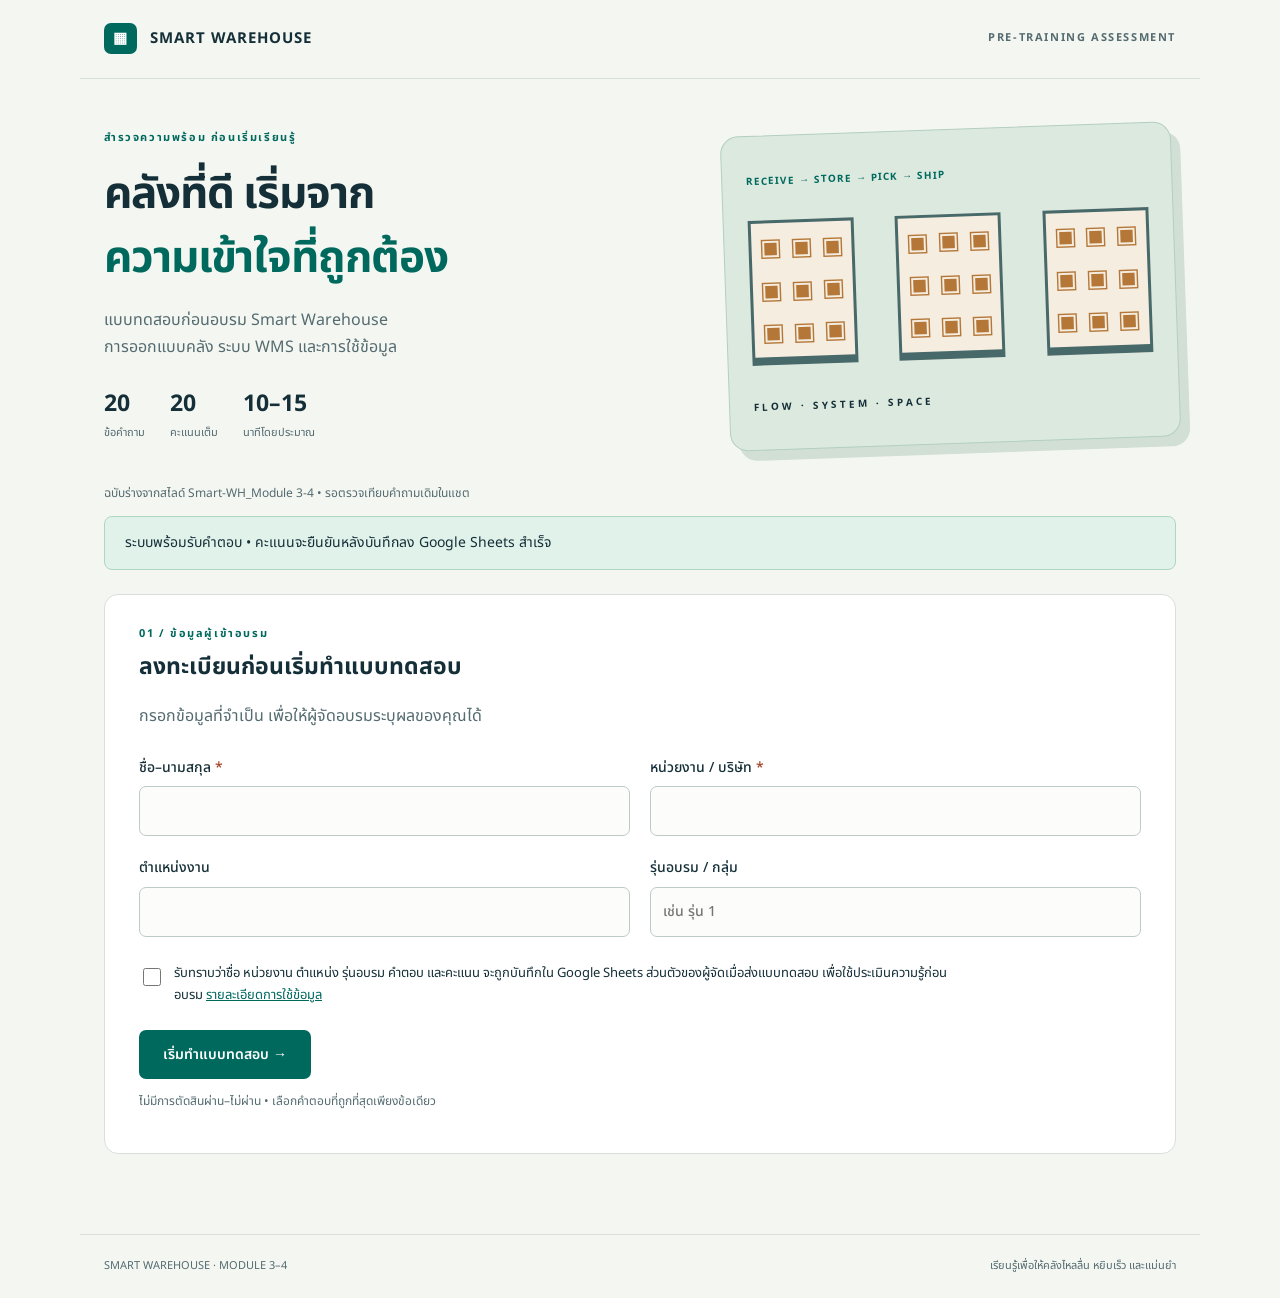
<file: index.html>
<!doctype html>
<html lang="th">
<head><meta charset="utf-8"><meta name="viewport" content="width=device-width,initial-scale=1"><meta name="description" content="แบบทดสอบก่อนอบรม Smart Warehouse จำนวน 20 ข้อ"><title>Smart Warehouse · แบบทดสอบก่อนอบรม</title><link rel="stylesheet" href="styles.css"><script defer src="config.js?v=20261025-live1"></script><script defer src="questions.js?v=wording-20261025-2"></script><script defer src="app.js"></script></head>
<body><header><a class="brand" href="./"><span class="mark" aria-hidden="true">▦</span> SMART WAREHOUSE</a><span class="tag">PRE-TRAINING ASSESSMENT</span></header>
<main><section class="intro"><div><p class="eyebrow">สำรวจความพร้อม ก่อนเริ่มเรียนรู้</p><h1>คลังที่ดี เริ่มจาก<br><em>ความเข้าใจที่ถูกต้อง</em></h1><p class="lead">แบบทดสอบก่อนอบรม Smart Warehouse<br>การออกแบบคลัง ระบบ WMS และการใช้ข้อมูล</p><div class="metrics"><span><b>20</b> ข้อคำถาม</span><span><b>20</b> คะแนนเต็ม</span><span><b>10–15</b> นาทีโดยประมาณ</span></div></div><div class="warehouse" aria-hidden="true"><span class="route">RECEIVE → STORE → PICK → SHIP</span><div class="racks"><i>▣ ▣ ▣<br>▣ ▣ ▣<br>▣ ▣ ▣</i><i>▣ ▣ ▣<br>▣ ▣ ▣<br>▣ ▣ ▣</i><i>▣ ▣ ▣<br>▣ ▣ ▣<br>▣ ▣ ▣</i></div><span class="graphic-label">FLOW · SYSTEM · SPACE</span></div></section>
<p id="source-note" class="source"></p><div id="service-status" class="notice" role="status"></div>
<section id="registration" class="card"><p class="eyebrow">01 / ข้อมูลผู้เข้าอบรม</p><h2>ลงทะเบียนก่อนเริ่มทำแบบทดสอบ</h2><p>กรอกข้อมูลที่จำเป็น เพื่อให้ผู้จัดอบรมระบุผลของคุณได้</p><form id="register-form"><div class="fields"><label>ชื่อ–นามสกุล <span>*</span><input name="fullName" autocomplete="name" maxlength="120" required></label><label>หน่วยงาน / บริษัท <span>*</span><input name="organization" autocomplete="organization" maxlength="160" required></label><label>ตำแหน่งงาน<input name="role" autocomplete="organization-title" maxlength="120"></label><label>รุ่นอบรม / กลุ่ม<input name="cohort" maxlength="80" placeholder="เช่น รุ่น 1"></label></div><label class="consent"><input type="checkbox" name="consent" required><span>รับทราบว่าชื่อ หน่วยงาน ตำแหน่ง รุ่นอบรม คำตอบ และคะแนน จะถูกบันทึกใน Google Sheets ส่วนตัวของผู้จัดเมื่อส่งแบบทดสอบ เพื่อใช้ประเมินความรู้ก่อนอบรม <a href="privacy.html">รายละเอียดการใช้ข้อมูล</a></span></label><button class="primary" id="start-button" type="submit">เริ่มทำแบบทดสอบ <span aria-hidden="true">→</span></button><p class="fine">ไม่มีการตัดสินผ่าน–ไม่ผ่าน • เลือกคำตอบที่ถูกที่สุดเพียงข้อเดียว</p></form></section>
<section id="assessment" hidden><div class="progress-panel"><div><p class="eyebrow">02 / แบบทดสอบก่อนอบรม</p><h2>ตอบตามความเข้าใจของคุณ</h2></div><div><b id="progress-text" aria-live="polite">0 / 20 ข้อ</b><progress id="progress" max="20" value="0">0</progress></div></div><form id="quiz-form"><div id="questions"></div><div class="card submit-panel"><p id="validation" role="alert"></p><p>คำตอบจะส่งไปยัง Google Apps Script เพื่อตรวจคะแนนและบันทึกในชีต หลังบันทึกสำเร็จ คุณจะเห็นคะแนนและเลขอ้างอิงจากระบบ</p><button type="button" id="edit-registration" class="secondary">แก้ไขข้อมูลผู้เข้าอบรม</button><button type="submit" class="primary" id="submit-button">ส่งคำตอบและดูคะแนน →</button></div></form></section>
<form id="transport" method="POST" hidden><input type="hidden" name="payload" id="payload"></form><noscript><p class="notice">กรุณาเปิด JavaScript เพื่อทำแบบทดสอบ</p></noscript></main><footer>SMART WAREHOUSE · MODULE 3–4 <span>เรียนรู้เพื่อให้คลังไหลลื่น หยิบเร็ว และแม่นยำ</span></footer></body></html>
</file>
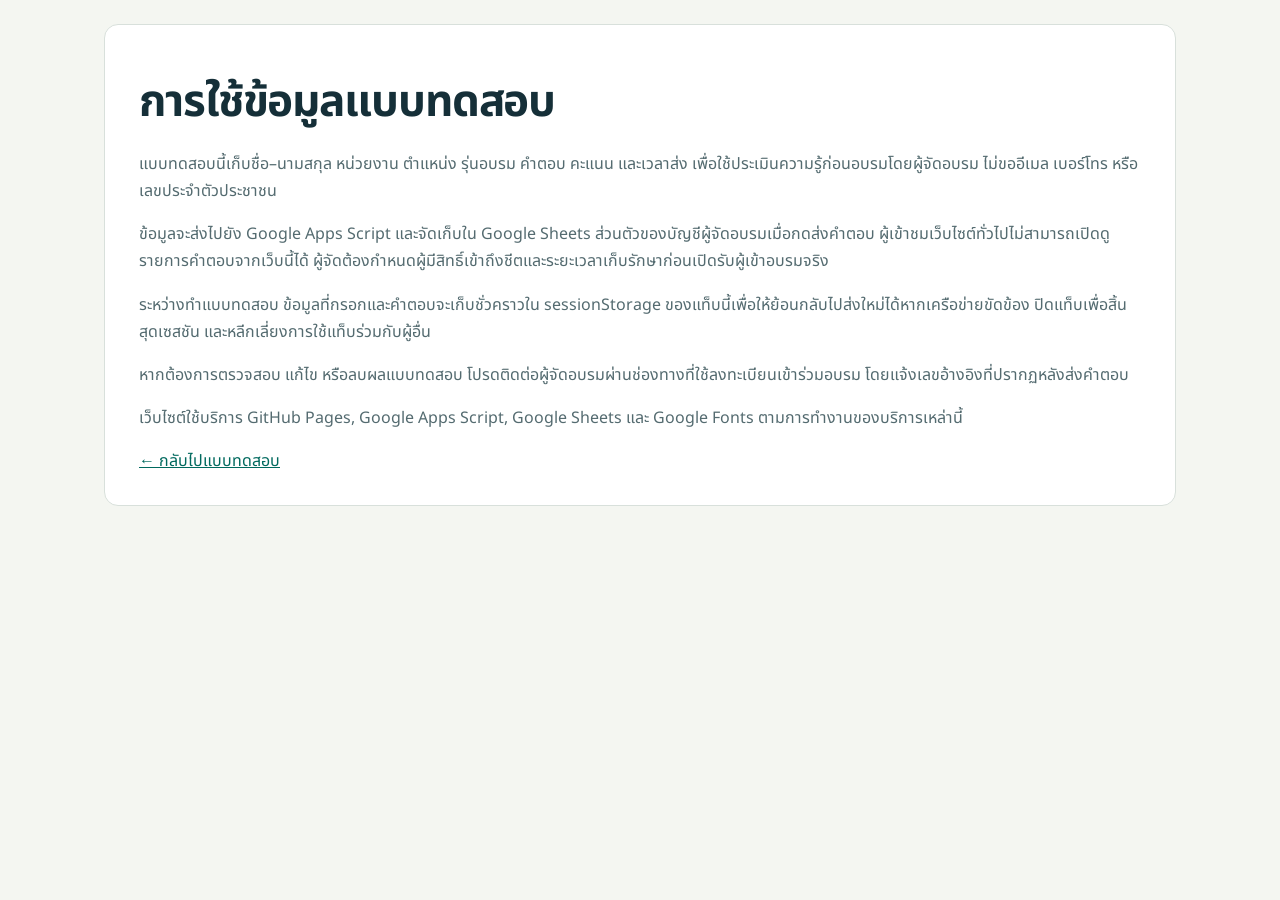
<file: privacy.html>
<!doctype html><html lang="th"><meta charset="utf-8"><meta name="viewport" content="width=device-width,initial-scale=1"><title>การใช้ข้อมูล · Smart Warehouse</title><link rel="stylesheet" href="styles.css"><main><section class="card"><h1>การใช้ข้อมูลแบบทดสอบ</h1><p>แบบทดสอบนี้เก็บชื่อ–นามสกุล หน่วยงาน ตำแหน่ง รุ่นอบรม คำตอบ คะแนน และเวลาส่ง เพื่อใช้ประเมินความรู้ก่อนอบรมโดยผู้จัดอบรม ไม่ขออีเมล เบอร์โทร หรือเลขประจำตัวประชาชน</p><p>ข้อมูลจะส่งไปยัง Google Apps Script และจัดเก็บใน Google Sheets ส่วนตัวของบัญชีผู้จัดอบรมเมื่อกดส่งคำตอบ ผู้เข้าชมเว็บไซต์ทั่วไปไม่สามารถเปิดดูรายการคำตอบจากเว็บนี้ได้ ผู้จัดต้องกำหนดผู้มีสิทธิ์เข้าถึงชีตและระยะเวลาเก็บรักษาก่อนเปิดรับผู้เข้าอบรมจริง</p><p>ระหว่างทำแบบทดสอบ ข้อมูลที่กรอกและคำตอบจะเก็บชั่วคราวใน sessionStorage ของแท็บนี้เพื่อให้ย้อนกลับไปส่งใหม่ได้หากเครือข่ายขัดข้อง ปิดแท็บเพื่อสิ้นสุดเซสชัน และหลีกเลี่ยงการใช้แท็บร่วมกับผู้อื่น</p><p>หากต้องการตรวจสอบ แก้ไข หรือลบผลแบบทดสอบ โปรดติดต่อผู้จัดอบรมผ่านช่องทางที่ใช้ลงทะเบียนเข้าร่วมอบรม โดยแจ้งเลขอ้างอิงที่ปรากฏหลังส่งคำตอบ</p><p>เว็บไซต์ใช้บริการ GitHub Pages, Google Apps Script, Google Sheets และ Google Fonts ตามการทำงานของบริการเหล่านี้</p><a href="./">← กลับไปแบบทดสอบ</a></section></main></html>
</file>
<file: styles.css>
@import url('https://fonts.googleapis.com/css2?family=Noto+Sans+Thai:wght@400;500;600;700&display=swap');
:root{--ink:#152f38;--teal:#00695e;--mint:#e0f2e9;--paper:#f4f6f1;--line:#d8e0db;--muted:#546b70}*{box-sizing:border-box}body{margin:0;background:var(--paper);color:var(--ink);font-family:'Noto Sans Thai',Tahoma,sans-serif;line-height:1.7}header,main,footer{max-width:1120px;margin:auto}header{padding:26px 24px;display:flex;justify-content:space-between;align-items:center;border-bottom:1px solid var(--line)}a{color:var(--teal)}.brand{font-weight:700;letter-spacing:1px;text-decoration:none;color:var(--ink);font-size:15px}.mark{background:var(--teal);color:#fff;padding:4px 9px;margin-right:8px;border-radius:7px}.tag,.eyebrow{font-size:11px;font-weight:700;letter-spacing:1.6px}.tag{color:var(--muted)}main{padding:0 24px 56px}.intro{display:grid;grid-template-columns:1.3fr 1fr;gap:35px;padding:50px 0 28px;align-items:center}h1{font-size:clamp(30px,3.6vw,44px);line-height:1.45;letter-spacing:-1.1px;margin:16px 0}h1 em{font-style:normal;color:var(--teal)}.lead{color:var(--muted);font-size:16px}.metrics{display:flex;gap:25px;font-size:11px;color:var(--muted);margin-top:24px}.metrics b{font-size:23px;display:block;color:var(--ink)}.warehouse{background:#dce9df;border:1px solid #b3cfbf;min-height:260px;padding:30px 24px;border-radius:18px;transform:rotate(-2deg);box-shadow:9px 10px 0 #d1dfd4}.route{font-size:10px;letter-spacing:1px;color:var(--teal);font-weight:700}.racks{display:flex;gap:14px;justify-content:space-between;margin:27px 0}.racks i{font-style:normal;font-size:25px;line-height:1.7;color:#b47738;background:#f5ede0;border:3px solid #48696a;border-bottom:8px solid #48696a;padding:3px 7px;white-space:nowrap}.graphic-label{font-size:10px;font-weight:700;letter-spacing:3px}.card{background:#fff;padding:30px 34px;border:1px solid var(--line);border-radius:14px;margin:24px 0}.card h2,.progress-panel h2{font-size:23px;margin:5px 0}.card p{color:var(--muted)}.eyebrow{color:var(--teal)!important;margin:0}.source,.fine{font-size:12px;color:var(--muted)}.notice{padding:14px 20px;background:#fff3db;border:1px solid #e7c98c;border-radius:8px;font-size:14px}.notice.ok{background:var(--mint);border-color:#b0d6c1}.fields{display:grid;grid-template-columns:1fr 1fr;gap:20px;margin:25px 0}label{font-size:14px;font-weight:500}label>span:first-child{color:#a13d23}input:not([type=checkbox]):not([type=radio]){display:block;width:100%;padding:12px;border:1px solid #bccbc5;border-radius:7px;font:inherit;margin-top:7px;background:#fcfdfb}input:focus-visible,button:focus-visible,a:focus-visible{outline:3px solid #e5ae51;outline-offset:3px}.consent{display:flex;align-items:flex-start;gap:10px;font-size:13px;font-weight:400;margin-bottom:24px;max-width:830px}.consent input{margin-top:6px;width:18px;height:18px;flex-shrink:0}.primary,.secondary{border:0;border-radius:7px;padding:14px 24px;font:600 14px 'Noto Sans Thai',Tahoma,sans-serif;cursor:pointer}.primary{background:var(--teal);color:white}.primary:hover{background:#004d45}.primary:disabled{background:#8a9b95;cursor:not-allowed}.secondary{background:#eaf0eb;color:var(--ink);margin-right:10px}.progress-panel{position:sticky;top:0;z-index:2;background:var(--paper);padding:20px 4px;display:flex;justify-content:space-between;gap:20px;border-bottom:1px solid var(--line)}progress{display:block;width:170px;height:8px;margin-top:10px;accent-color:var(--teal)}fieldset.question{border:1px solid var(--line);padding:24px 28px;background:white;border-radius:12px;margin:22px 0}fieldset legend{padding:0 8px;color:var(--teal);font-size:12px;font-weight:600}.question h3{font-size:17px;margin:3px 0 18px}.option{display:flex;align-items:flex-start;gap:12px;padding:12px 15px;border:1px solid var(--line);border-radius:7px;margin:9px 0;font-weight:400;cursor:pointer}.option:has(input:checked){background:#e8f4ed;border-color:var(--teal)}.option input{margin-top:7px;accent-color:var(--teal);flex-shrink:0}.option span{color:var(--ink)!important}.submit-panel{margin-top:28px}.submit-panel #validation{color:#a13d23}footer{border-top:1px solid var(--line);padding:22px 24px;color:var(--muted);font-size:11px;display:flex;justify-content:space-between;gap:20px}[hidden]{display:none!important}@media(max-width:760px){.tag{display:none}.intro{grid-template-columns:1fr;padding-top:30px;gap:20px}.warehouse{min-height:190px;transform:none}.racks{justify-content:flex-start;gap:20px;margin:18px 0}.racks i{font-size:22px}.fields{grid-template-columns:1fr}.card{padding:24px 20px}main{padding:0 16px 30px}.metrics{gap:25px}fieldset.question{padding:20px 16px}.progress-panel{align-items:center}.progress-panel h2{font-size:17px}progress{width:100px}footer{flex-direction:column}.submit-panel button{display:block;width:100%;margin-top:12px}}
</file>
